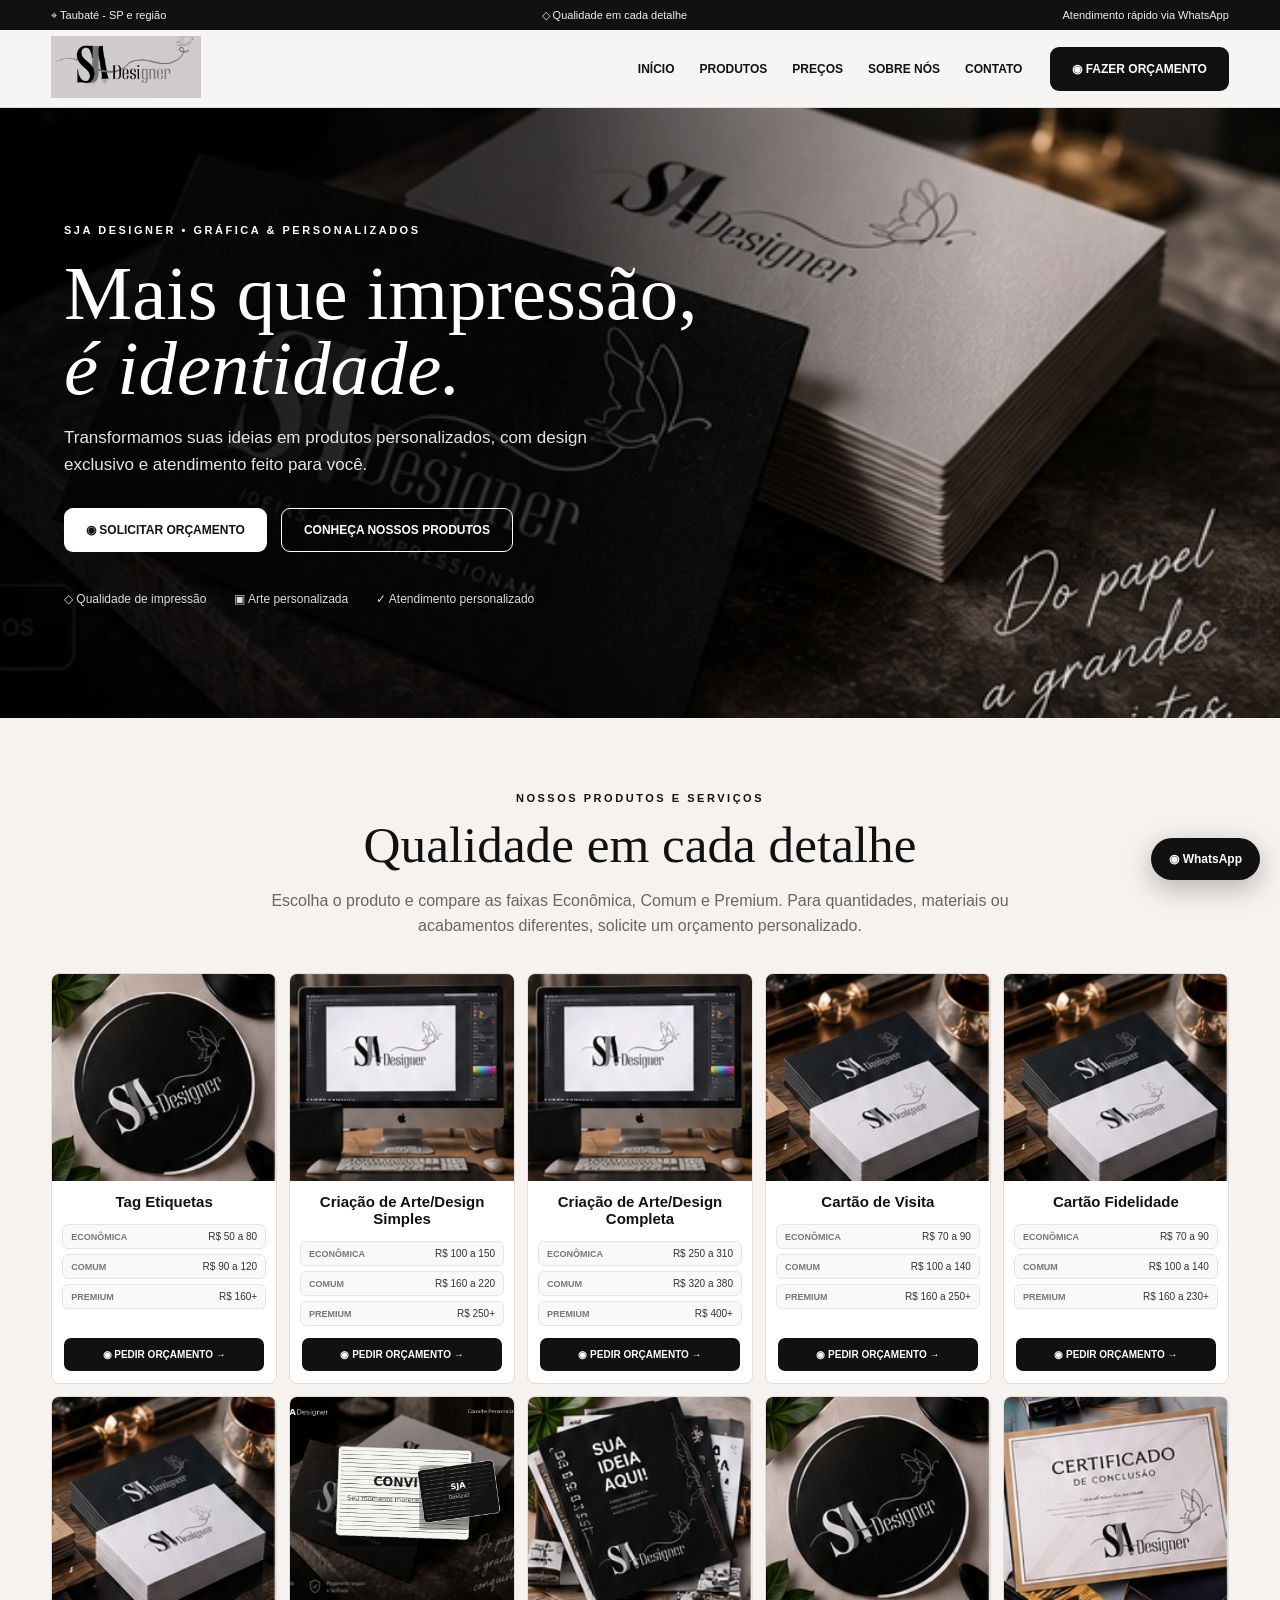
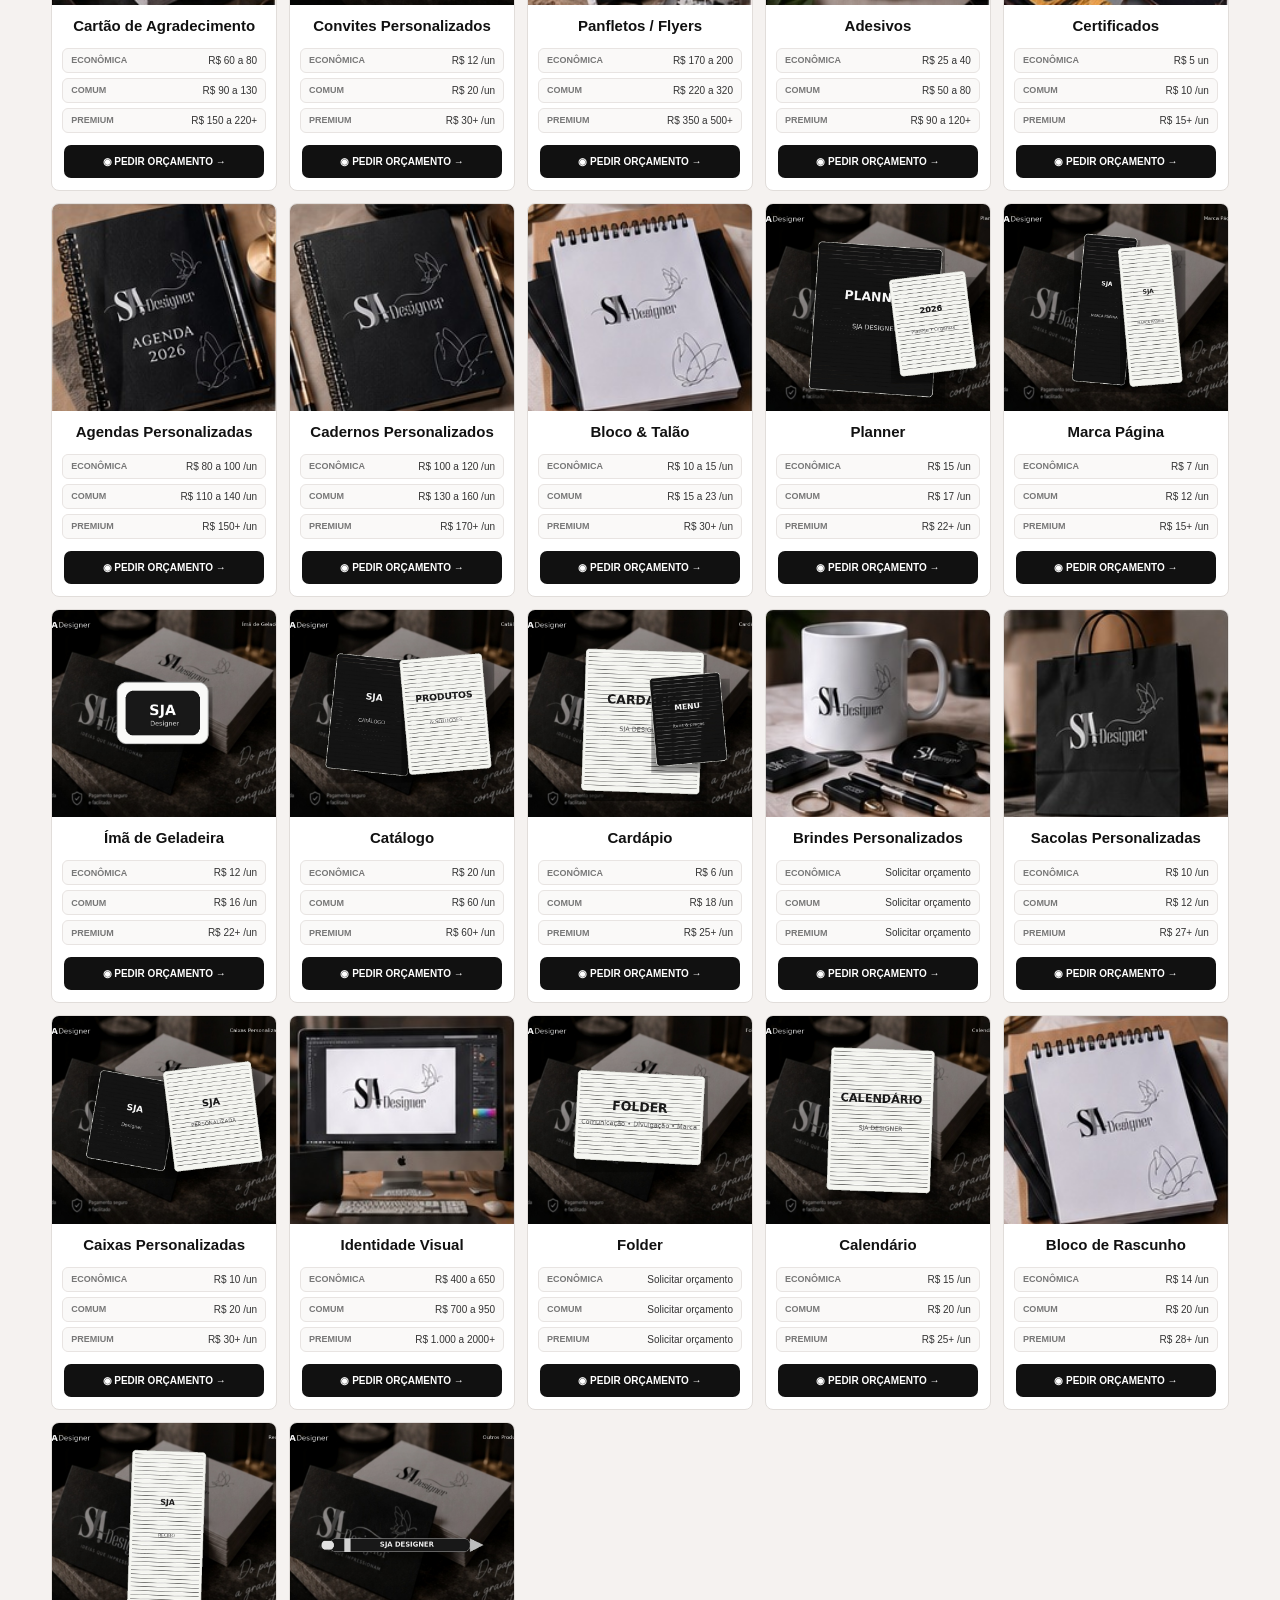
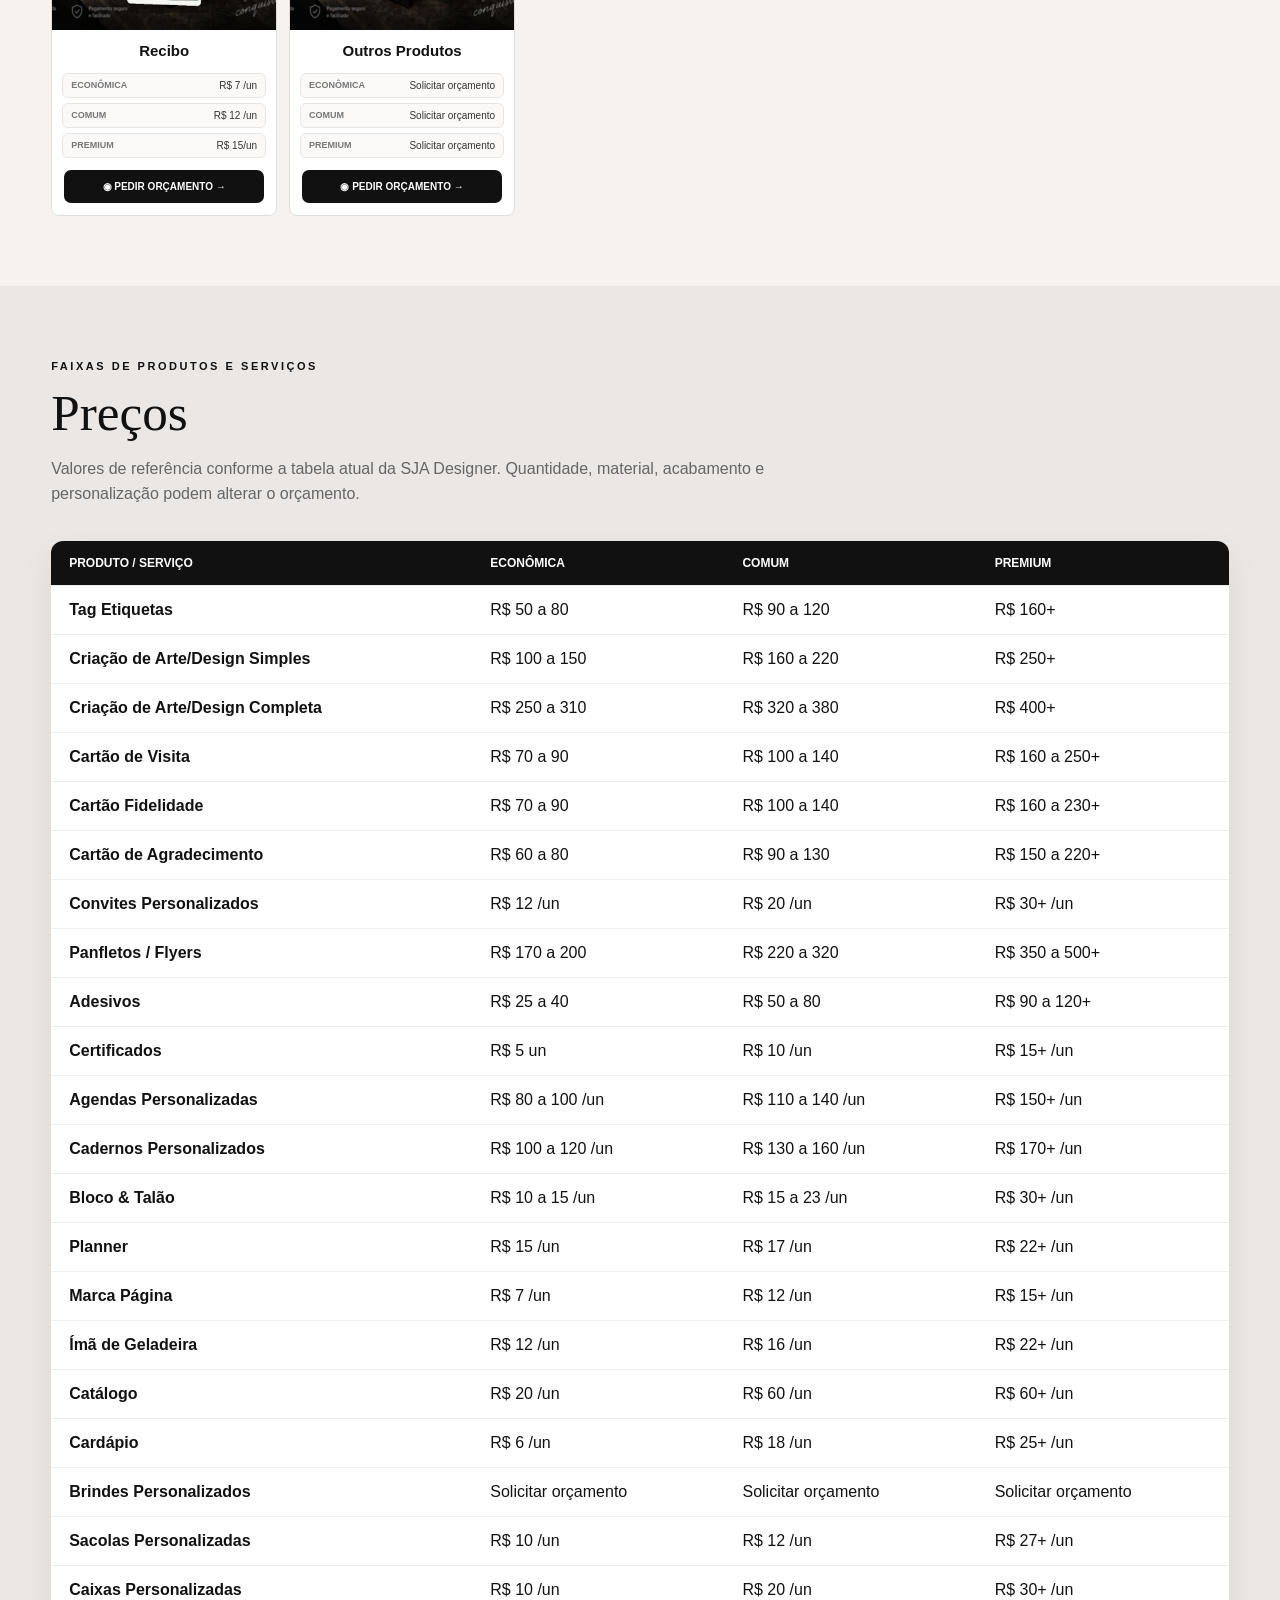
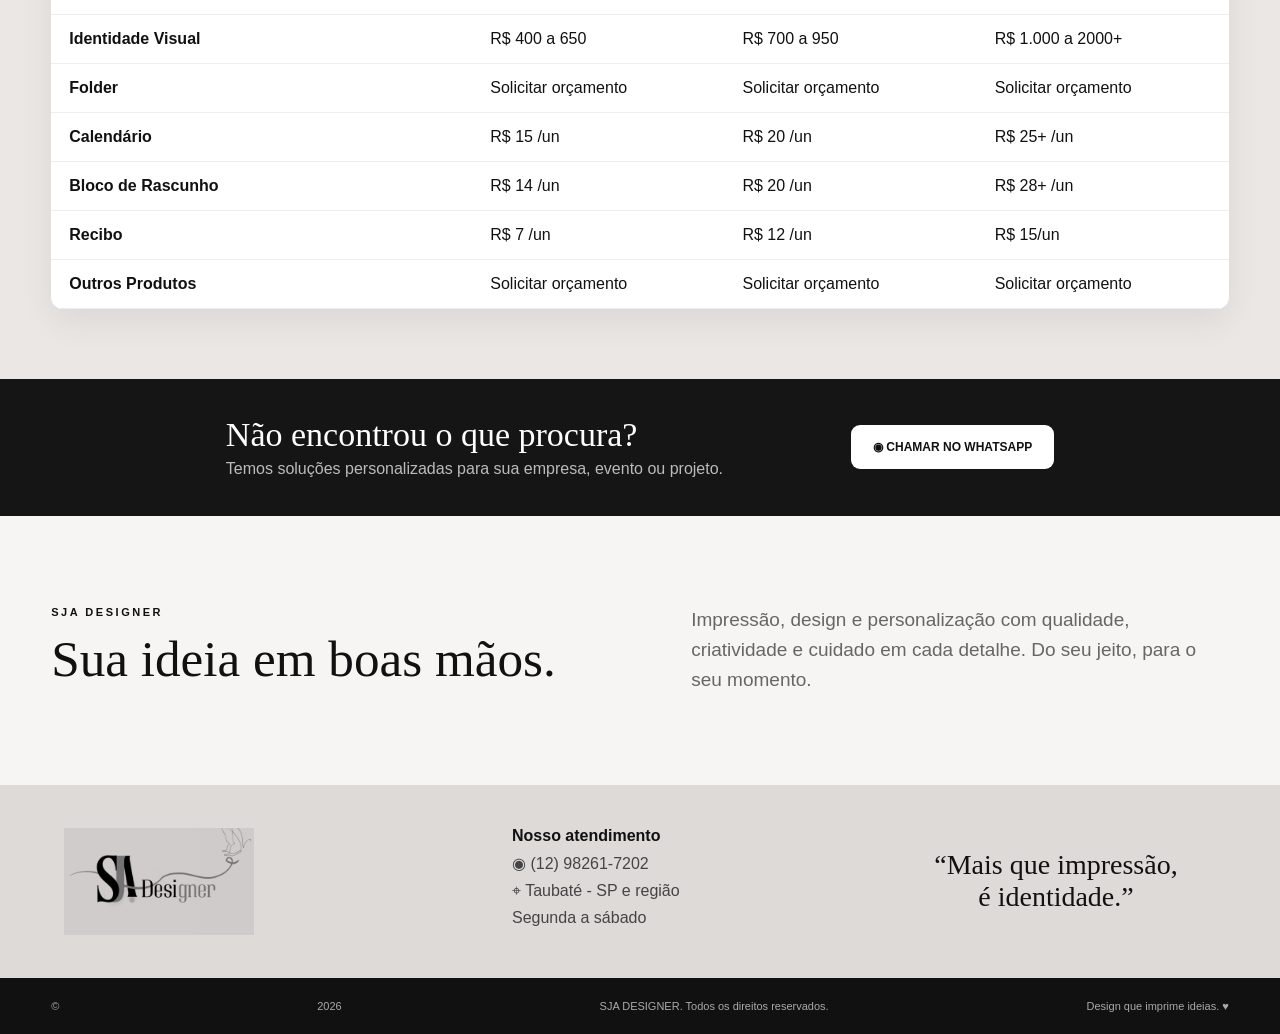
<file: index.html>
<!doctype html><html lang="pt-BR"><head><meta charset="utf-8"><meta name="viewport" content="width=device-width,initial-scale=1"><title>SJA Designer | Gráfica em Taubaté, Impressos e Personalizados</title><meta name="description" content="SJA Designer: gráfica em Taubaté e região para cartões de visita, panfletos, adesivos, certificados, agendas, cadernos, brindes e criação de arte. Peça seu orçamento pelo WhatsApp."><meta name="robots" content="index,follow,max-image-preview:large"><link rel="canonical" href="https://sja-designer.vercel.app/"><meta property="og:type" content="website"><meta property="og:locale" content="pt_BR"><meta property="og:site_name" content="SJA Designer"><meta property="og:title" content="SJA Designer | Gráfica em Taubaté"><meta property="og:description" content="Impressos, personalizados e criação de arte em Taubaté e região. Solicite seu orçamento pelo WhatsApp."><meta property="og:url" content="https://sja-designer.vercel.app/"><meta property="og:image" content="https://sja-designer.vercel.app/assets/hero.jpg"><meta name="twitter:card" content="summary_large_image"><meta name="theme-color" content="#111111"><script type="application/ld+json">{"@context":"https://schema.org","@type":"LocalBusiness","name":"SJA Designer","url":"https://sja-designer.vercel.app/","image":"https://sja-designer.vercel.app/assets/logo.jpeg","telephone":"+55 12 98261-7202","description":"Gráfica, design e personalizados em Taubaté e região.","areaServed":{"@type":"City","name":"Taubaté"},"address":{"@type":"PostalAddress","addressLocality":"Taubaté","addressRegion":"SP","addressCountry":"BR"},"priceRange":"R$","sameAs":[]}</script><link rel="stylesheet" href="style.css"></head><body>
<div class="top"><span>⌖ Taubaté - SP e região</span><span>◇ Qualidade em cada detalhe</span><span>Atendimento rápido via WhatsApp</span></div>
<header><a class="brand" href="#inicio"><img src="assets/logo.jpeg" alt="SJA Designer"></a><nav><a href="#inicio">Início</a><a href="#produtos">Produtos</a><a href="#precos">Preços</a><a href="#sobre">Sobre nós</a><a href="#contato">Contato</a></nav><a class="pill" data-wa>◉ Fazer orçamento</a></header>
<main id="inicio"><section class="hero"><div class="shade"></div><div class="hero-copy"><span class="eyebrow">SJA DESIGNER • GRÁFICA & PERSONALIZADOS</span><h1>Mais que impressão,<br><em>é identidade.</em></h1><p>Transformamos suas ideias em produtos personalizados, com design exclusivo e atendimento feito para você.</p><div class="actions"><a class="primary light" data-wa>◉ Solicitar orçamento</a><a class="secondary" href="#produtos">Conheça nossos produtos</a></div><div class="trust"><span>◇ Qualidade de impressão</span><span>▣ Arte personalizada</span><span>✓ Atendimento personalizado</span></div></div></section>
<section id="produtos" class="products"><div class="section-head center"><span>NOSSOS PRODUTOS E SERVIÇOS</span><h2>Qualidade em cada detalhe</h2><p>Escolha o produto e compare as faixas Econômica, Comum e Premium. Para quantidades, materiais ou acabamentos diferentes, solicite um orçamento personalizado.</p></div><div class="product-grid"><article><img src="assets/adesivo.jpg" alt="Tag Etiquetas"><h3>Tag Etiquetas</h3><div class="price-chips"><span><b>Econômica</b>R$ 50 a 80</span><span><b>Comum</b>R$ 90 a 120</span><span><b>Premium</b>R$ 160+</span></div><a data-wa data-msg="Olá! Vi Tag Etiquetas no site da SJA Designer e gostaria de solicitar um orçamento.">◉ Pedir orçamento →</a></article><article><img src="assets/design.jpg" alt="Criação de Arte/Design Simples"><h3>Criação de Arte/Design Simples</h3><div class="price-chips"><span><b>Econômica</b>R$ 100 a 150</span><span><b>Comum</b>R$ 160 a 220</span><span><b>Premium</b>R$ 250+</span></div><a data-wa data-msg="Olá! Vi Criação de Arte/Design Simples no site da SJA Designer e gostaria de solicitar um orçamento.">◉ Pedir orçamento →</a></article><article><img src="assets/design.jpg" alt="Criação de Arte/Design Completa"><h3>Criação de Arte/Design Completa</h3><div class="price-chips"><span><b>Econômica</b>R$ 250 a 310</span><span><b>Comum</b>R$ 320 a 380</span><span><b>Premium</b>R$ 400+</span></div><a data-wa data-msg="Olá! Vi Criação de Arte/Design Completa no site da SJA Designer e gostaria de solicitar um orçamento.">◉ Pedir orçamento →</a></article><article><img src="assets/cartao.jpg" alt="Cartão de Visita"><h3>Cartão de Visita</h3><div class="price-chips"><span><b>Econômica</b>R$ 70 a 90</span><span><b>Comum</b>R$ 100 a 140</span><span><b>Premium</b>R$ 160 a 250+</span></div><a data-wa data-msg="Olá! Vi Cartão de Visita no site da SJA Designer e gostaria de solicitar um orçamento.">◉ Pedir orçamento →</a></article><article><img src="assets/cartao.jpg" alt="Cartão Fidelidade"><h3>Cartão Fidelidade</h3><div class="price-chips"><span><b>Econômica</b>R$ 70 a 90</span><span><b>Comum</b>R$ 100 a 140</span><span><b>Premium</b>R$ 160 a 230+</span></div><a data-wa data-msg="Olá! Vi Cartão Fidelidade no site da SJA Designer e gostaria de solicitar um orçamento.">◉ Pedir orçamento →</a></article><article><img src="assets/cartao.jpg" alt="Cartão de Agradecimento"><h3>Cartão de Agradecimento</h3><div class="price-chips"><span><b>Econômica</b>R$ 60 a 80</span><span><b>Comum</b>R$ 90 a 130</span><span><b>Premium</b>R$ 150 a 220+</span></div><a data-wa data-msg="Olá! Vi Cartão de Agradecimento no site da SJA Designer e gostaria de solicitar um orçamento.">◉ Pedir orçamento →</a></article><article><img src="assets/convite-personalizado.jpg" alt="Convites Personalizados"><h3>Convites Personalizados</h3><div class="price-chips"><span><b>Econômica</b>R$ 12 /un</span><span><b>Comum</b>R$ 20 /un</span><span><b>Premium</b>R$ 30+ /un</span></div><a data-wa data-msg="Olá! Vi Convites Personalizados no site da SJA Designer e gostaria de solicitar um orçamento.">◉ Pedir orçamento →</a></article><article><img src="assets/panfleto.jpg" alt="Panfletos / Flyers"><h3>Panfletos / Flyers</h3><div class="price-chips"><span><b>Econômica</b>R$ 170 a 200</span><span><b>Comum</b>R$ 220 a 320</span><span><b>Premium</b>R$ 350 a 500+</span></div><a data-wa data-msg="Olá! Vi Panfletos / Flyers no site da SJA Designer e gostaria de solicitar um orçamento.">◉ Pedir orçamento →</a></article><article><img src="assets/adesivo.jpg" alt="Adesivos"><h3>Adesivos</h3><div class="price-chips"><span><b>Econômica</b>R$ 25 a 40</span><span><b>Comum</b>R$ 50 a 80</span><span><b>Premium</b>R$ 90 a 120+</span></div><a data-wa data-msg="Olá! Vi Adesivos no site da SJA Designer e gostaria de solicitar um orçamento.">◉ Pedir orçamento →</a></article><article><img src="assets/certificado.jpg" alt="Certificados"><h3>Certificados</h3><div class="price-chips"><span><b>Econômica</b>R$ 5 un</span><span><b>Comum</b>R$ 10 /un</span><span><b>Premium</b>R$ 15+ /un</span></div><a data-wa data-msg="Olá! Vi Certificados no site da SJA Designer e gostaria de solicitar um orçamento.">◉ Pedir orçamento →</a></article><article><img src="assets/agenda.jpg" alt="Agendas Personalizadas"><h3>Agendas Personalizadas</h3><div class="price-chips"><span><b>Econômica</b>R$ 80 a 100 /un</span><span><b>Comum</b>R$ 110 a 140 /un</span><span><b>Premium</b>R$ 150+ /un</span></div><a data-wa data-msg="Olá! Vi Agendas Personalizadas no site da SJA Designer e gostaria de solicitar um orçamento.">◉ Pedir orçamento →</a></article><article><img src="assets/caderno.jpg" alt="Cadernos Personalizados"><h3>Cadernos Personalizados</h3><div class="price-chips"><span><b>Econômica</b>R$ 100 a 120 /un</span><span><b>Comum</b>R$ 130 a 160 /un</span><span><b>Premium</b>R$ 170+ /un</span></div><a data-wa data-msg="Olá! Vi Cadernos Personalizados no site da SJA Designer e gostaria de solicitar um orçamento.">◉ Pedir orçamento →</a></article><article><img src="assets/bloquinho.jpg" alt="Bloco &amp; Talão"><h3>Bloco &amp; Talão</h3><div class="price-chips"><span><b>Econômica</b>R$ 10 a 15 /un</span><span><b>Comum</b>R$ 15 a 23 /un</span><span><b>Premium</b>R$ 30+ /un</span></div><a data-wa data-msg="Olá! Vi Bloco &amp; Talão no site da SJA Designer e gostaria de solicitar um orçamento.">◉ Pedir orçamento →</a></article><article><img src="assets/planner.jpg" alt="Planner"><h3>Planner</h3><div class="price-chips"><span><b>Econômica</b>R$ 15 /un</span><span><b>Comum</b>R$ 17 /un</span><span><b>Premium</b>R$ 22+ /un</span></div><a data-wa data-msg="Olá! Vi Planner no site da SJA Designer e gostaria de solicitar um orçamento.">◉ Pedir orçamento →</a></article><article><img src="assets/marca-pagina.jpg" alt="Marca Página"><h3>Marca Página</h3><div class="price-chips"><span><b>Econômica</b>R$ 7 /un</span><span><b>Comum</b>R$ 12 /un</span><span><b>Premium</b>R$ 15+ /un</span></div><a data-wa data-msg="Olá! Vi Marca Página no site da SJA Designer e gostaria de solicitar um orçamento.">◉ Pedir orçamento →</a></article><article><img src="assets/ima-geladeira.jpg" alt="Ímã de Geladeira"><h3>Ímã de Geladeira</h3><div class="price-chips"><span><b>Econômica</b>R$ 12 /un</span><span><b>Comum</b>R$ 16 /un</span><span><b>Premium</b>R$ 22+ /un</span></div><a data-wa data-msg="Olá! Vi Ímã de Geladeira no site da SJA Designer e gostaria de solicitar um orçamento.">◉ Pedir orçamento →</a></article><article><img src="assets/catalogo.jpg" alt="Catálogo"><h3>Catálogo</h3><div class="price-chips"><span><b>Econômica</b>R$ 20 /un</span><span><b>Comum</b>R$ 60 /un</span><span><b>Premium</b>R$ 60+ /un</span></div><a data-wa data-msg="Olá! Vi Catálogo no site da SJA Designer e gostaria de solicitar um orçamento.">◉ Pedir orçamento →</a></article><article><img src="assets/cardapio.jpg" alt="Cardápio"><h3>Cardápio</h3><div class="price-chips"><span><b>Econômica</b>R$ 6 /un</span><span><b>Comum</b>R$ 18 /un</span><span><b>Premium</b>R$ 25+ /un</span></div><a data-wa data-msg="Olá! Vi Cardápio no site da SJA Designer e gostaria de solicitar um orçamento.">◉ Pedir orçamento →</a></article><article><img src="assets/brindes.jpg" alt="Brindes Personalizados"><h3>Brindes Personalizados</h3><div class="price-chips"><span><b>Econômica</b>Solicitar orçamento</span><span><b>Comum</b>Solicitar orçamento</span><span><b>Premium</b>Solicitar orçamento</span></div><a data-wa data-msg="Olá! Vi Brindes Personalizados no site da SJA Designer e gostaria de solicitar um orçamento.">◉ Pedir orçamento →</a></article><article><img src="assets/outros.jpg" alt="Sacolas Personalizadas"><h3>Sacolas Personalizadas</h3><div class="price-chips"><span><b>Econômica</b>R$ 10 /un</span><span><b>Comum</b>R$ 12 /un</span><span><b>Premium</b>R$ 27+ /un</span></div><a data-wa data-msg="Olá! Vi Sacolas Personalizadas no site da SJA Designer e gostaria de solicitar um orçamento.">◉ Pedir orçamento →</a></article><article><img src="assets/caixas-personalizadas.jpg" alt="Caixas Personalizadas"><h3>Caixas Personalizadas</h3><div class="price-chips"><span><b>Econômica</b>R$ 10 /un</span><span><b>Comum</b>R$ 20 /un</span><span><b>Premium</b>R$ 30+ /un</span></div><a data-wa data-msg="Olá! Vi Caixas Personalizadas no site da SJA Designer e gostaria de solicitar um orçamento.">◉ Pedir orçamento →</a></article><article><img src="assets/design.jpg" alt="Identidade Visual"><h3>Identidade Visual</h3><div class="price-chips"><span><b>Econômica</b>R$ 400 a 650</span><span><b>Comum</b>R$ 700 a 950</span><span><b>Premium</b>R$ 1.000 a 2000+</span></div><a data-wa data-msg="Olá! Vi Identidade Visual no site da SJA Designer e gostaria de solicitar um orçamento.">◉ Pedir orçamento →</a></article><article><img src="assets/folder.jpg" alt="Folder"><h3>Folder</h3><div class="price-chips"><span><b>Econômica</b>Solicitar orçamento</span><span><b>Comum</b>Solicitar orçamento</span><span><b>Premium</b>Solicitar orçamento</span></div><a data-wa data-msg="Olá! Vi Folder no site da SJA Designer e gostaria de solicitar um orçamento.">◉ Pedir orçamento →</a></article><article><img src="assets/calendario.jpg" alt="Calendário"><h3>Calendário</h3><div class="price-chips"><span><b>Econômica</b>R$ 15 /un</span><span><b>Comum</b>R$ 20 /un</span><span><b>Premium</b>R$ 25+ /un</span></div><a data-wa data-msg="Olá! Vi Calendário no site da SJA Designer e gostaria de solicitar um orçamento.">◉ Pedir orçamento →</a></article><article><img src="assets/bloquinho.jpg" alt="Bloco de Rascunho"><h3>Bloco de Rascunho</h3><div class="price-chips"><span><b>Econômica</b>R$ 14 /un</span><span><b>Comum</b>R$ 20 /un</span><span><b>Premium</b>R$ 28+ /un</span></div><a data-wa data-msg="Olá! Vi Bloco de Rascunho no site da SJA Designer e gostaria de solicitar um orçamento.">◉ Pedir orçamento →</a></article><article><img src="assets/recibo.jpg" alt="Recibo"><h3>Recibo</h3><div class="price-chips"><span><b>Econômica</b>R$ 7 /un</span><span><b>Comum</b>R$ 12 /un</span><span><b>Premium</b>R$ 15/un</span></div><a data-wa data-msg="Olá! Vi Recibo no site da SJA Designer e gostaria de solicitar um orçamento.">◉ Pedir orçamento →</a></article><article><img src="assets/outros-produtos.jpg" alt="Outros Produtos"><h3>Outros Produtos</h3><div class="price-chips"><span><b>Econômica</b>Solicitar orçamento</span><span><b>Comum</b>Solicitar orçamento</span><span><b>Premium</b>Solicitar orçamento</span></div><a data-wa data-msg="Olá! Vi Outros Produtos no site da SJA Designer e gostaria de solicitar um orçamento.">◉ Pedir orçamento →</a></article></div></section><section id="precos" class="prices"><div class="section-head"><span>FAIXAS DE PRODUTOS E SERVIÇOS</span><h2>Preços</h2><p>Valores de referência conforme a tabela atual da SJA Designer. Quantidade, material, acabamento e personalização podem alterar o orçamento.</p></div><div class="price-table-wrap"><table><thead><tr><th>Produto / Serviço</th><th>Econômica</th><th>Comum</th><th>Premium</th></tr></thead><tbody><tr><td>Tag Etiquetas</td><td>R$ 50 a 80</td><td>R$ 90 a 120</td><td>R$ 160+</td></tr><tr><td>Criação de Arte/Design Simples</td><td>R$ 100 a 150</td><td>R$ 160 a 220</td><td>R$ 250+</td></tr><tr><td>Criação de Arte/Design Completa</td><td>R$ 250 a 310</td><td>R$ 320 a 380</td><td>R$ 400+</td></tr><tr><td>Cartão de Visita</td><td>R$ 70 a 90</td><td>R$ 100 a 140</td><td>R$ 160 a 250+</td></tr><tr><td>Cartão Fidelidade</td><td>R$ 70 a 90</td><td>R$ 100 a 140</td><td>R$ 160 a 230+</td></tr><tr><td>Cartão de Agradecimento</td><td>R$ 60 a 80</td><td>R$ 90 a 130</td><td>R$ 150 a 220+</td></tr><tr><td>Convites Personalizados</td><td>R$ 12 /un</td><td>R$ 20 /un</td><td>R$ 30+ /un</td></tr><tr><td>Panfletos / Flyers</td><td>R$ 170 a 200</td><td>R$ 220 a 320</td><td>R$ 350 a 500+</td></tr><tr><td>Adesivos</td><td>R$ 25 a 40</td><td>R$ 50 a 80</td><td>R$ 90 a 120+</td></tr><tr><td>Certificados</td><td>R$ 5 un</td><td>R$ 10 /un</td><td>R$ 15+ /un</td></tr><tr><td>Agendas Personalizadas</td><td>R$ 80 a 100 /un</td><td>R$ 110 a 140 /un</td><td>R$ 150+ /un</td></tr><tr><td>Cadernos Personalizados</td><td>R$ 100 a 120 /un</td><td>R$ 130 a 160 /un</td><td>R$ 170+ /un</td></tr><tr><td>Bloco &amp; Talão</td><td>R$ 10 a 15 /un</td><td>R$ 15 a 23 /un</td><td>R$ 30+ /un</td></tr><tr><td>Planner</td><td>R$ 15 /un</td><td>R$ 17 /un</td><td>R$ 22+ /un</td></tr><tr><td>Marca Página</td><td>R$ 7 /un</td><td>R$ 12 /un</td><td>R$ 15+ /un</td></tr><tr><td>Ímã de Geladeira</td><td>R$ 12 /un</td><td>R$ 16 /un</td><td>R$ 22+ /un</td></tr><tr><td>Catálogo</td><td>R$ 20 /un</td><td>R$ 60 /un</td><td>R$ 60+ /un</td></tr><tr><td>Cardápio</td><td>R$ 6 /un</td><td>R$ 18 /un</td><td>R$ 25+ /un</td></tr><tr><td>Brindes Personalizados</td><td>Solicitar orçamento</td><td>Solicitar orçamento</td><td>Solicitar orçamento</td></tr><tr><td>Sacolas Personalizadas</td><td>R$ 10 /un</td><td>R$ 12 /un</td><td>R$ 27+ /un</td></tr><tr><td>Caixas Personalizadas</td><td>R$ 10 /un</td><td>R$ 20 /un</td><td>R$ 30+ /un</td></tr><tr><td>Identidade Visual</td><td>R$ 400 a 650</td><td>R$ 700 a 950</td><td>R$ 1.000 a 2000+</td></tr><tr><td>Folder</td><td>Solicitar orçamento</td><td>Solicitar orçamento</td><td>Solicitar orçamento</td></tr><tr><td>Calendário</td><td>R$ 15 /un</td><td>R$ 20 /un</td><td>R$ 25+ /un</td></tr><tr><td>Bloco de Rascunho</td><td>R$ 14 /un</td><td>R$ 20 /un</td><td>R$ 28+ /un</td></tr><tr><td>Recibo</td><td>R$ 7 /un</td><td>R$ 12 /un</td><td>R$ 15/un</td></tr><tr><td>Outros Produtos</td><td>Solicitar orçamento</td><td>Solicitar orçamento</td><td>Solicitar orçamento</td></tr></tbody></table></div></section><section class="special"><div><h2>Não encontrou o que procura?</h2><p>Temos soluções personalizadas para sua empresa, evento ou projeto.</p></div><a class="primary light" data-wa>◉ Chamar no WhatsApp</a></section>
<section id="sobre" class="about"><div><span class="eyebrow">SJA DESIGNER</span><h2>Sua ideia em boas mãos.</h2></div><p>Impressão, design e personalização com qualidade, criatividade e cuidado em cada detalhe. Do seu jeito, para o seu momento.</p></section>
<section id="contato" class="contact"><img src="assets/logo.jpeg" alt="SJA Designer"><div><b>Nosso atendimento</b><p>◉ (12) 98261-7202</p><p>⌖ Taubaté - SP e região</p><p>Segunda a sábado</p></div><div class="quote">“Mais que impressão,<br>é identidade.”</div></section></main>
<footer>© <span id="year"></span> SJA DESIGNER. Todos os direitos reservados.<span>Design que imprime ideias. ♥</span></footer><a class="floating" data-wa>◉ WhatsApp</a>
<script>const PHONE='5512982617202';document.querySelectorAll('[data-wa]').forEach(a=>{let m=a.dataset.msg||'Olá! Vim pelo site da SJA Designer e gostaria de solicitar um orçamento.';a.href=`https://wa.me/${PHONE}?text=${encodeURIComponent(m)}`;a.target='_blank'});document.getElementById('year').textContent=new Date().getFullYear();</script></body></html>
</file>
<file: style.css>
:root{--ink:#111;--paper:#f5f2f0;--white:#fff;--muted:#777}*{box-sizing:border-box}html{scroll-behavior:smooth}body{margin:0;font-family:Arial,Helvetica,sans-serif;color:var(--ink);background:var(--paper)}a{text-decoration:none;color:inherit}.top{height:30px;background:#111;color:#eee;padding:0 4vw;display:flex;align-items:center;justify-content:space-between;font-size:11px}header{height:78px;padding:8px 4vw;display:flex;align-items:center;gap:28px;background:#f7f5f4;position:sticky;top:0;z-index:20;border-bottom:1px solid #ddd}.brand{margin-right:auto}.brand img{width:150px;height:62px;object-fit:cover}nav{display:flex;gap:25px;font-size:12px;text-transform:uppercase;font-weight:700}nav a:hover{opacity:.55}.pill,.primary{background:#111;color:#fff;border-radius:9px;padding:15px 22px;display:inline-block;font-size:12px;font-weight:800;text-transform:uppercase}.hero{min-height:610px;position:relative;background:url('assets/hero.jpg') center/cover no-repeat;color:#fff;display:flex;align-items:center;padding:65px 5vw}.shade{position:absolute;inset:0;background:linear-gradient(90deg,rgba(0,0,0,.93) 0%,rgba(0,0,0,.76) 43%,rgba(0,0,0,.08) 78%)}.hero-copy{position:relative;z-index:1;max-width:650px}.eyebrow,.section-head span{letter-spacing:.23em;font-size:11px;font-weight:800}.hero h1{font:400 clamp(52px,6vw,82px)/.98 Georgia,serif;margin:18px 0}.hero h1 em{font-weight:400}.hero p{font-size:17px;line-height:1.6;max-width:570px;color:#e4e4e4}.actions{display:flex;gap:14px;margin:30px 0}.light{background:#fff;color:#111}.secondary{border:1px solid #fff;border-radius:9px;padding:14px 22px;font-size:12px;text-transform:uppercase;font-weight:700}.trust{display:flex;gap:28px;font-size:12px;color:#ddd;margin-top:40px}.products,.prices,.about{padding:70px 4vw}.section-head{max-width:760px;margin-bottom:34px}.center{text-align:center;margin-left:auto;margin-right:auto}.section-head h2,.about h2,.special h2{font:400 clamp(36px,4vw,58px)/1.05 Georgia,serif;margin:12px 0}.section-head p,.about p{color:#666;line-height:1.6}.product-grid{display:grid;grid-template-columns:repeat(5,1fr);gap:12px;max-width:1450px;margin:auto}.product-grid article{background:#fff;border:1px solid #e1ddda;border-radius:8px;overflow:hidden;text-align:center;padding-bottom:12px;display:flex;flex-direction:column}.product-grid img{width:100%;aspect-ratio:1.08;object-fit:cover}.product-grid h3{font-size:15px;margin:12px 8px 6px}.product-grid small{color:#777}.product-grid strong{font-size:18px;margin:5px 0 11px}.product-grid a{background:#111;color:#fff;margin:auto 12px 0;border-radius:7px;padding:11px 8px;font-size:10px;font-weight:800;text-transform:uppercase}.prices{background:#eae7e5}.price-table-wrap{overflow-x:auto;background:#fff;border-radius:12px;box-shadow:0 12px 35px #00000012}.prices table{width:100%;border-collapse:collapse;min-width:760px}.prices th,.prices td{padding:15px 18px;text-align:left;border-bottom:1px solid #eee}.prices th{background:#111;color:#fff;font-size:12px;text-transform:uppercase}.prices td:first-child{font-weight:700}.special{padding:38px 5vw;background:#151515;color:#fff;display:flex;align-items:center;justify-content:center;gap:10vw}.special h2{font-size:34px;margin:0 0 7px}.special p{margin:0;color:#bbb}.about{display:grid;grid-template-columns:1fr 1fr;align-items:center;gap:8vw;background:#f7f5f4}.about p{font-size:19px}.contact{padding:42px 5vw;display:grid;grid-template-columns:1.2fr 1fr 1fr;gap:5vw;align-items:center;background:#dedad8}.contact img{width:190px}.contact p{margin:9px 0;color:#444}.contact .quote{font:28px Georgia,serif;text-align:center}footer{background:#111;color:#aaa;padding:22px 4vw;font-size:11px;display:flex;justify-content:space-between}.floating{position:fixed;right:20px;bottom:20px;background:#111;color:#fff;padding:14px 18px;border-radius:999px;box-shadow:0 8px 28px #0004;z-index:30;font-weight:700;font-size:12px}@media(max-width:1050px){nav{display:none}.product-grid{grid-template-columns:repeat(3,1fr)}}@media(max-width:700px){.top span:nth-child(2){display:none}.top{font-size:9px}.pill{display:none}.hero{min-height:650px;background-position:60% center}.shade{background:rgba(0,0,0,.72)}.hero h1{font-size:50px}.trust{flex-direction:column;gap:9px}.actions{flex-direction:column;align-items:flex-start}.product-grid{grid-template-columns:repeat(2,1fr)}.special,.about,.contact{grid-template-columns:1fr;display:grid;text-align:center}.special{gap:22px}.contact img{margin:auto}footer{gap:10px;flex-direction:column;text-align:center}.products,.prices,.about{padding:55px 4vw}}@media(max-width:430px){.product-grid{grid-template-columns:1fr}.product-grid img{aspect-ratio:1.4}.hero h1{font-size:44px}}

.price-chips{display:grid;grid-template-columns:1fr;gap:5px;padding:8px 10px 12px;text-align:left}
.price-chips span{display:flex;justify-content:space-between;gap:8px;align-items:center;padding:6px 8px;border:1px solid #e8e4e2;border-radius:6px;background:#faf9f8;font-size:10px;color:#333}
.price-chips b{font-size:9px;text-transform:uppercase;color:#777}
.product-grid article>a{margin-top:auto}
@media(max-width:900px){.product-grid{grid-template-columns:repeat(2,1fr)!important}.price-chips span{font-size:9px}}
@media(max-width:520px){.product-grid{grid-template-columns:1fr!important}}
</file>
